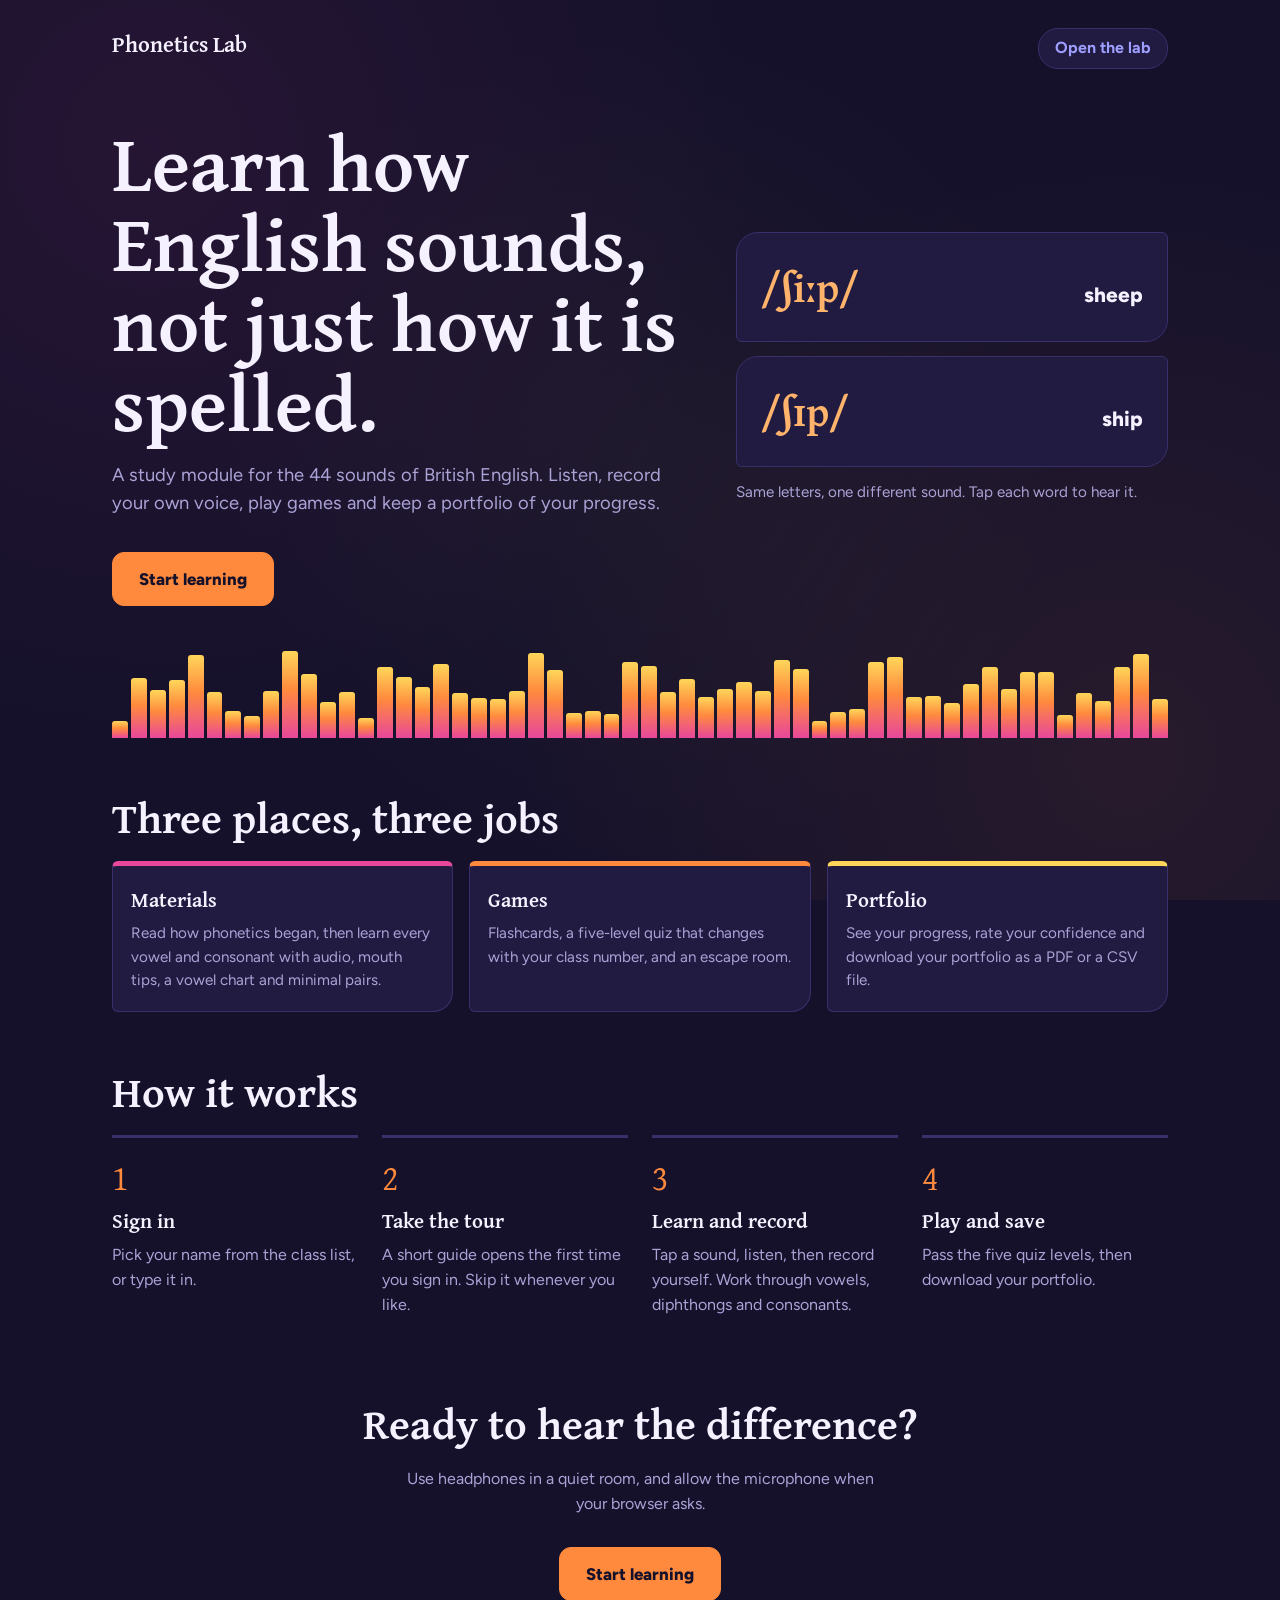
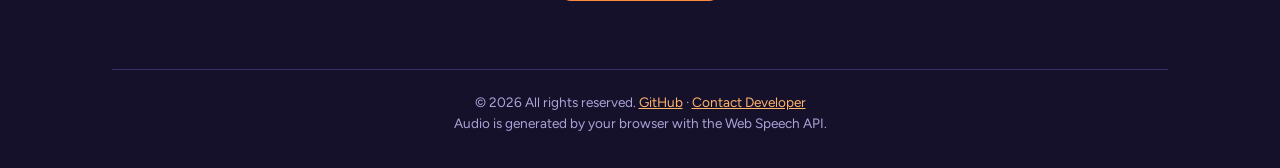
<file: index.html>
<!DOCTYPE html>
<html lang="en">
<head>
<meta charset="UTF-8">
<meta name="viewport" content="width=device-width, initial-scale=1, viewport-fit=cover">
<title>Phonetics Lab: learn how English sounds</title>
<meta name="description" content="An interactive module for the 44 sounds of British English, with audio, recording practice, games and a downloadable portfolio.">
<meta name="theme-color" content="#100C22">
<link rel="icon" href="[data-uri]">
<link rel="stylesheet" href="https://fonts.googleapis.com/css2?family=Figtree:wght@400;600;800&family=Gentium+Plus:wght@400;700&display=swap">
<link rel="stylesheet" href="style.css">
</head>
<body>
<div class="lp">
 <div class="lp-top"><b>Phonetics Lab</b><a class="btn go-app" href="app.html">Open the lab</a></div>
 <section class="lp-hero">
  <div>
   <h1>Learn how English sounds, not just how it is spelled.</h1>
   <p>A study module for the 44 sounds of British English. Listen, record your own voice, play games and keep a portfolio of your progress.</p>
   <a class="btn pri big go-app" href="app.html">Start learning</a>
  </div>
  <div class="duel" aria-label="Hear the difference between two words">
   <button data-w="sheep"><b>/ʃiːp/</b><span>sheep</span></button>
   <button data-w="ship"><b>/ʃɪp/</b><span>ship</span></button>
   <p class="note">Same letters, one different sound. Tap each word to hear it.</p>
  </div>
 </section>
 <div class="sg" id="sg" aria-hidden="true"></div>

 <h2>Three places, three jobs</h2>
 <div class="areas">
  <div class="area"><h3>Materials</h3><p>Read how phonetics began, then learn every vowel and consonant with audio, mouth tips, a vowel chart and minimal pairs.</p></div>
  <div class="area"><h3>Games</h3><p>Flashcards, a five-level quiz that changes with your class number, and an escape room.</p></div>
  <div class="area"><h3>Portfolio</h3><p>See your progress, rate your confidence and download your portfolio as a PDF or a CSV file.</p></div>
 </div>

 <h2>How it works</h2>
 <ol class="how">
  <li><h3>Sign in</h3><p>Pick your name from the class list, or type it in.</p></li>
  <li><h3>Take the tour</h3><p>A short guide opens the first time you sign in. Skip it whenever you like.</p></li>
  <li><h3>Learn and record</h3><p>Tap a sound, listen, then record yourself. Work through vowels, diphthongs and consonants.</p></li>
  <li><h3>Play and save</h3><p>Pass the five quiz levels, then download your portfolio.</p></li>
 </ol>

 <div class="lp-end"><h2>Ready to hear the difference?</h2><p>Use headphones in a quiet room, and allow the microphone when your browser asks.</p><a class="btn pri big go-app" href="app.html">Start learning</a></div>
 <div class="lp-foot">&copy; 2026 All rights reserved. <a href="https://github.com/alfa2112" target="_blank" rel="noopener">GitHub</a> &middot; <a href="mailto:alfarobialfa1@gmail.com">Contact Developer</a><br>Audio is generated by your browser with the Web Speech API.</div>
</div>
<script>
const sg=document.getElementById('sg');
for(let i=0;i<56;i++){const b=document.createElement('i');b.style.setProperty('--h',(18+Math.abs(Math.sin(i*.5)*58+Math.sin(i*1.9)*22))+'%');b.style.setProperty('--i',i);sg.append(b)}
const bs=document.querySelectorAll('.duel button');
let waveInterval=null;
function danceWave(active){
 clearInterval(waveInterval);
 const bars=sg.querySelectorAll('i');
 if(!active){bars.forEach((b,i)=>b.style.setProperty('--h',(18+Math.abs(Math.sin(i*.5)*58+Math.sin(i*1.9)*22))+'%'));return}
 let step=0;
 waveInterval=setInterval(()=>{
  step+=0.25;
  bars.forEach((b,i)=>{
   const h=15+Math.abs(Math.sin(i*0.4+step)*65+Math.cos(i*0.8+step*1.3)*20);
   b.style.setProperty('--h',Math.min(100,Math.max(10,h))+'%');
  });
 },50);
 setTimeout(()=>{clearInterval(waveInterval);danceWave(false)},1400);
}
bs.forEach(b=>b.onclick=()=>{
 bs.forEach(x=>x.classList.toggle('on',x===b));
 danceWave(true);
 if(window.speechSynthesis){speechSynthesis.cancel();const u=new SpeechSynthesisUtterance(b.dataset.w);u.lang='en-GB';speechSynthesis.speak(u)}
});
try{if(localStorage.getItem('user'))document.querySelectorAll('.go-app').forEach(a=>{a.textContent='Continue learning'})}catch(e){}
</script>
</body>
</html>
</file>
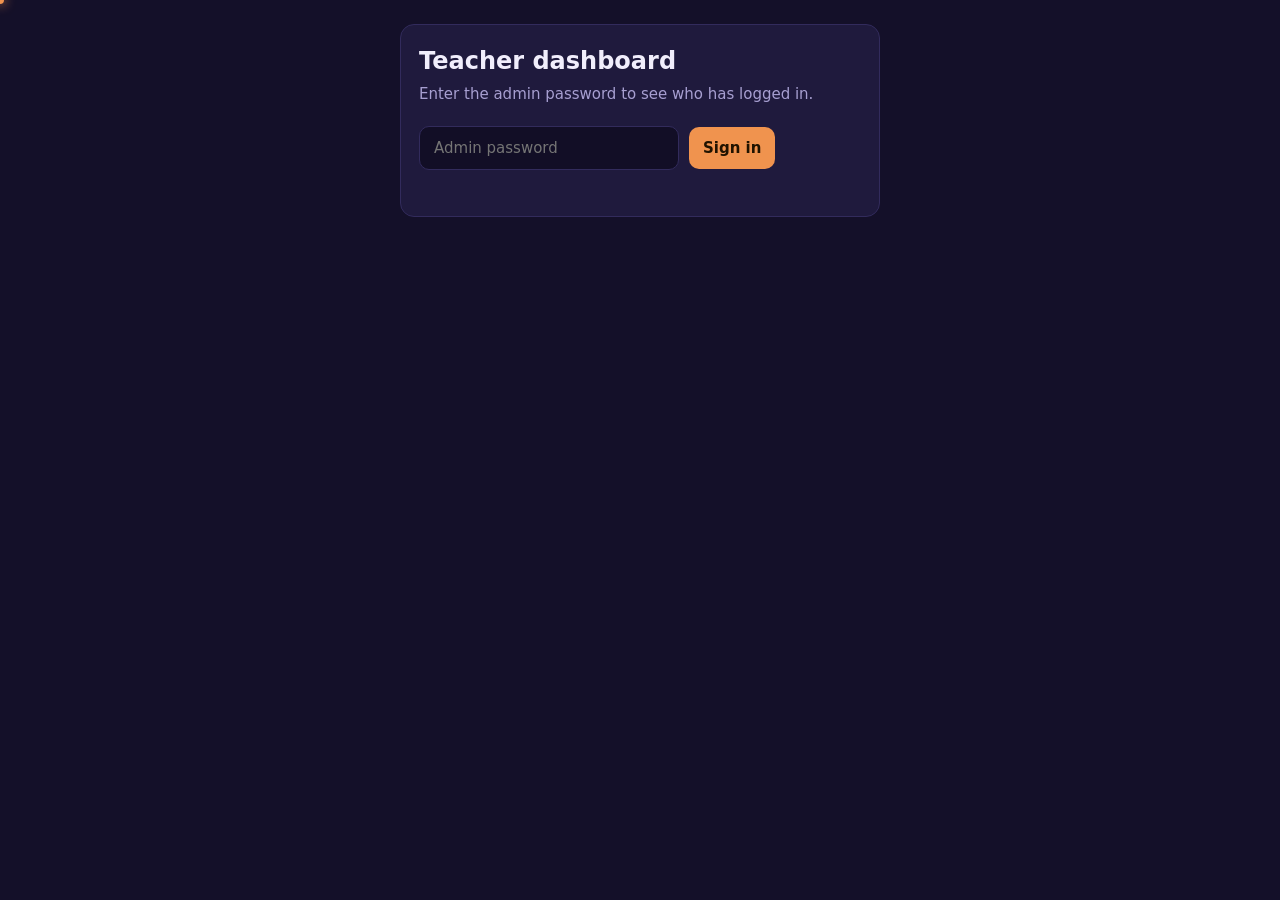
<file: admin.html>
<!DOCTYPE html>
<html lang="en">
<head>
<meta charset="utf-8">
<meta name="viewport" content="width=device-width, initial-scale=1">
<title>Phonetics Lab – Teacher dashboard</title>
<style>
  :root{--bg:#141029;--card:#1f1a3d;--line:#322b5c;--tx:#f1eefc;--mu:#a79fd1;--ac:#f0934e;--ok:#5fd39a;--warn:#f2c14e}
  *{box-sizing:border-box}
  body{margin:0;background:var(--bg);color:var(--tx);font:15px/1.5 system-ui,Segoe UI,Roboto,sans-serif;padding:24px}
  h1{margin:0 0 4px;font-size:1.5rem}
  .sub{color:var(--mu);margin:0 0 20px}
  .card{background:var(--card);border:1px solid var(--line);border-radius:14px;padding:18px;max-width:1100px;margin:0 auto 16px}
  input,button{font:inherit;border-radius:10px;border:1px solid var(--line);padding:10px 14px;transition:all .25s cubic-bezier(.34,1.56,.64,1)}
  input{background:#120e26;color:var(--tx);width:260px;max-width:100%}
  input:hover,input:focus{border-color:var(--ac);box-shadow:0 0 14px rgba(240,147,78,.3);outline:none}
  button{background:var(--ac);color:#201300;border:0;font-weight:700;cursor:pointer}
  button:hover{transform:translateY(-2px) scale(1.03);box-shadow:0 6px 18px rgba(240,147,78,.4)}
  button.ghost{background:transparent;color:var(--tx);border:1px solid var(--line)}
  button.ghost:hover{border-color:var(--ac);color:var(--ac)}
  .row{display:flex;gap:10px;flex-wrap:wrap;align-items:center}
  .err{color:#ff8a8a;margin-top:10px;min-height:1.2em}
  .stats{display:flex;gap:12px;flex-wrap:wrap;margin-bottom:14px}
  .stat{background:#120e26;border:1px solid var(--line);border-radius:12px;padding:10px 16px;transition:all .25s cubic-bezier(.34,1.56,.64,1)}
  .stat:hover{transform:translateY(-3px);border-color:var(--ac);box-shadow:0 8px 18px rgba(0,0,0,.35)}
  .stat b{display:block;font-size:1.4rem}
  .wrap{overflow-x:auto}
  table{border-collapse:collapse;width:100%;min-width:760px}
  th,td{text-align:left;padding:9px 10px;border-bottom:1px solid var(--line);white-space:nowrap}
  th{color:var(--mu);font-weight:600;font-size:.85rem;cursor:pointer;user-select:none}
  .pill{display:inline-flex;align-items:center;padding:3px 10px;border-radius:99px;font-size:.8rem;font-weight:600}
  .p-now{background:#143a2b;color:var(--ok)}
  .p-now::before{content:'';display:inline-block;width:6px;height:6px;border-radius:50%;background:var(--ok);margin-right:6px;animation:livePulse 1.5s ease-in-out infinite}
  @keyframes livePulse{0%,100%{transform:scale(1);box-shadow:0 0 0 0 rgba(95,211,154,.6)}50%{transform:scale(1.25);box-shadow:0 0 0 5px rgba(95,211,154,0)}}
  tbody tr{transition:background-color .2s ease}
  tbody tr:hover{background:rgba(255,255,255,.04)}
  .p-today{background:#3a3214;color:var(--warn)}
  .p-old{background:#2a2550;color:var(--mu)}
  .p-never{background:#2b1f2f;color:#d98aa0}
  .hide{display:none}
  .mu{color:var(--mu)}
  button:disabled{opacity:.75;cursor:wait}
  .spin{display:inline-block;width:13px;height:13px;border:2px solid currentColor;border-right-color:transparent;border-radius:50%;animation:sp .7s linear infinite;vertical-align:-2px;margin-right:8px}
  @keyframes sp{to{transform:rotate(360deg)}}
  .fade{animation:fd .5s ease}
  @keyframes fd{from{opacity:.2;transform:translateY(-3px)}to{opacity:1;transform:none}}
  tr.flash td{animation:fl 2.2s ease-out}
  @keyframes fl{0%{background:rgba(95,211,154,.38)}100%{background:transparent}}
  .pulse{animation:pl .5s ease}
  @keyframes pl{0%{transform:scale(1)}40%{transform:scale(1.07)}100%{transform:scale(1)}}
  @media (hover: hover) and (pointer: fine) {
    .cursor-dot{position:fixed;top:0;left:0;width:8px;height:8px;background:var(--ac);border-radius:50%;pointer-events:none;z-index:99999;transform:translate(-50%,-50%);transition:opacity .25s,transform .12s ease-out;box-shadow:0 0 12px var(--ac)}
    .cursor-ring{position:fixed;top:0;left:0;width:36px;height:36px;border-radius:50%;border:1.5px solid rgba(240,147,78,.7);background:rgba(240,147,78,.05);pointer-events:none;z-index:99998;transform:translate(-50%,-50%);transition:width .28s cubic-bezier(.34,1.56,.64,1),height .28s cubic-bezier(.34,1.56,.64,1),border-color .25s,background .25s,box-shadow .25s,opacity .25s;box-shadow:0 0 16px rgba(240,147,78,.2)}
    .cursor-ring.hovering{width:54px;height:54px;border-color:var(--warn);background:rgba(242,193,78,.16);box-shadow:0 0 24px rgba(242,193,78,.45)}
    .cursor-ring.clicking{width:26px;height:26px;border-color:var(--ok);background:rgba(95,211,154,.3);transform:translate(-50%,-50%) scale(.8)}
    .cursor-sparkle{position:fixed;pointer-events:none;border-radius:50%;z-index:99997;animation:sparkleFade .65s cubic-bezier(.16,1,.3,1) forwards}
    @keyframes sparkleFade{0%{transform:translate(-50%,-50%) scale(1);opacity:.9}100%{transform:translate(-50%,-50%) translateY(-14px) scale(.2);opacity:0}}
  }
  @media (hover: none) or (pointer: coarse){.cursor-dot,.cursor-ring,.cursor-sparkle{display:none!important}}
</style>
</head>
<body>

<div id="loginBox" class="card" style="max-width:480px">
  <h1>Teacher dashboard</h1>
  <p class="sub">Enter the admin password to see who has logged in.</p>
  <div class="row">
    <input id="pw" type="password" placeholder="Admin password" autocomplete="current-password">
    <button id="go">Sign in</button>
  </div>
  <div id="loginErr" class="err"></div>
</div>

<div id="dash" class="hide">
  <div class="card">
    <div class="row" style="justify-content:space-between">
      <div>
        <h1>Class overview</h1>
        <p class="sub" id="updated">Loading…</p>
      </div>
      <div class="row">
        <input id="filter" placeholder="Search name or number">
        <button class="ghost" id="refresh">Refresh</button>
        <button id="csv">Download CSV</button>
        <button class="ghost" id="out">Sign out</button>
      </div>
    </div>
    <div class="stats" id="stats"></div>
    <div class="wrap">
      <table>
        <thead>
          <tr>
            <th data-k="class_no">No.</th>
            <th data-k="name">Name</th>
            <th data-k="last_seen_at">Last seen</th>
            <th data-k="status">Status</th>
            <th data-k="recorded">Recorded</th>
            <th data-k="rated">Rated</th>
            <th data-k="levels_passed">Levels passed</th>
            <th>Best scores L1–L5</th>
          </tr>
        </thead>
        <tbody id="rows"></tbody>
      </table>
    </div>
    <p class="mu" style="margin-bottom:0">"Online" means the student's page checked in within the last 2 minutes. If they close the page or switch to another tab, they show as offline after about 2 minutes. "Last seen" is the last check-in. Times are in your local time zone. The page refreshes by itself every 30 seconds.</p>
  </div>
</div>

<script>
const API_URL = 'https://phonetics-backend-production.up.railway.app'; // no trailing slash
let token = null, data = [], sortKey = 'last_seen_at', sortDir = -1, timer = null;
const $ = id => document.getElementById(id);

function status(s){
  if(!s.last_seen_at) return {k:3, t:'Never logged in', c:'p-never'};
  const secs = (Date.now() - new Date(s.last_seen_at).getTime()) / 1000;
  if(secs <= 150)  return {k:0, t:'Online', c:'p-now'};
  const d = new Date(s.last_seen_at), n = new Date();
  if(d.toDateString() === n.toDateString()) return {k:1, t:'Today', c:'p-today'};
  return {k:2, t:'Earlier', c:'p-old'};
}
function fmt(iso){
  if(!iso) return '—';
  return new Date(iso).toLocaleString([], {day:'2-digit', month:'short', hour:'2-digit', minute:'2-digit'});
}
function esc(s){ return String(s).replace(/[&<>"']/g, c => ({'&':'&amp;','<':'&lt;','>':'&gt;','"':'&quot;',"'":'&#39;'}[c])); }

async function call(path, opts = {}){
  const r = await fetch(API_URL + path, {...opts, headers: {'Content-Type':'application/json', ...(token ? {Authorization:'Bearer ' + token} : {}), ...(opts.headers || {})}});
  return r;
}

async function signIn(){
  $('loginErr').textContent = '';
  try{
    const r = await call('/api/admin/login', {method:'POST', body: JSON.stringify({password: $('pw').value})});
    if(r.status === 401){ $('loginErr').textContent = 'Wrong password.'; return; }
    if(r.status === 429){ $('loginErr').textContent = 'Too many attempts. Wait 15 minutes and try again.'; return; }
    if(!r.ok){ $('loginErr').textContent = 'Server error (' + r.status + ').'; return; }
    token = (await r.json()).token;
    $('pw').value = '';
    $('loginBox').classList.add('hide');
    $('dash').classList.remove('hide');
    await load();
    timer = setInterval(load, 30000);
  }catch(e){
    $('loginErr').textContent = 'Could not reach the server. Check your internet connection.';
  }
}

let prev = null;
const sig = s => [s.last_seen_at, s.recorded, s.rated, s.levels_passed, s.levels.join(',')].join('|');

async function load(){
  const btn = $('refresh');
  btn.disabled = true;
  btn.innerHTML = '<span class="spin"></span>Refreshing…';
  const t0 = Date.now();
  try{
    const r = await call('/api/admin/results');
    if(r.status === 401){ signOut('Session expired. Please sign in again.'); return; }
    if(!r.ok) return;
    data = (await r.json()).students;
    // keep the spinner visible for at least 700 ms so the animation is noticeable
    await new Promise(res => setTimeout(res, Math.max(0, 700 - (Date.now() - t0))));
    const changed = new Set();
    if(prev) data.forEach(s => { if(prev[s.class_no] !== undefined && prev[s.class_no] !== sig(s)) changed.add(s.class_no); });
    prev = Object.fromEntries(data.map(s => [s.class_no, sig(s)]));
    const u = $('updated');
    u.textContent = 'Updated ' + new Date().toLocaleTimeString();
    u.classList.remove('fade'); void u.offsetWidth; u.classList.add('fade');
    render(changed);
    document.querySelectorAll('.stat').forEach(el => { el.classList.remove('pulse'); void el.offsetWidth; el.classList.add('pulse'); });
  }catch(e){
    $('updated').textContent = 'Connection problem. Retrying…';
  }finally{
    btn.disabled = false;
    btn.textContent = 'Refresh';
  }
}

function render(changed = new Set()){
  const q = $('filter').value.trim().toLowerCase();
  let list = data.map(s => ({...s, _st: status(s)}));
  const total = list.length;
  const never = list.filter(s => !s.last_seen_at).length;
  const now = list.filter(s => s._st.k === 0).length;
  const today = list.filter(s => s._st.k <= 1).length;
  $('stats').innerHTML =
    `<div class="stat"><b>${now}</b>online now</div>` +
    `<div class="stat"><b>${today}</b>logged in today</div>` +
    `<div class="stat"><b>${total - never}</b>logged in at least once</div>` +
    `<div class="stat"><b>${never}</b>never logged in</div>` +
    `<div class="stat"><b>${total}</b>students</div>`;
  if(q) list = list.filter(s => String(s.class_no).includes(q) || s.name.toLowerCase().includes(q));
  list.sort((a, b) => {
    let x, y;
    if(sortKey === 'status'){ x = a._st.k; y = b._st.k; }
    else if(sortKey === 'last_seen_at'){ x = a.last_seen_at || ''; y = b.last_seen_at || ''; }
    else { x = a[sortKey]; y = b[sortKey]; }
    return (x > y ? 1 : x < y ? -1 : 0) * sortDir;
  });
  $('rows').innerHTML = list.map(s =>
    `<tr class="${changed.has(s.class_no) ? 'flash' : ''}"><td>${s.class_no}</td><td>${esc(s.name)}</td><td>${fmt(s.last_seen_at)}</td>` +
    `<td><span class="pill ${s._st.c}">${s._st.t}</span></td>` +
    `<td>${s.recorded}</td><td>${s.rated}</td><td>${s.levels_passed}/5</td>` +
    `<td class="mu">${s.levels.map(v => v === null ? '–' : v).join(' · ')}</td></tr>`
  ).join('');
}

async function downloadCsv(){
  const r = await call('/api/admin/results.csv');
  if(!r.ok) return;
  const url = URL.createObjectURL(await r.blob());
  const a = document.createElement('a');
  a.href = url; a.download = 'phonetics-results.csv'; a.click();
  URL.revokeObjectURL(url);
}

function signOut(msg){
  token = null; clearInterval(timer);
  $('dash').classList.add('hide');
  $('loginBox').classList.remove('hide');
  $('loginErr').textContent = msg || '';
}

$('go').onclick = signIn;
$('pw').addEventListener('keydown', e => { if(e.key === 'Enter') signIn(); });
$('refresh').onclick = load;
$('csv').onclick = downloadCsv;
$('out').onclick = () => signOut();
$('filter').addEventListener('input', () => render());
document.querySelectorAll('th[data-k]').forEach(th => th.onclick = () => {
  const k = th.dataset.k;
  sortDir = sortKey === k ? -sortDir : 1; sortKey = k; render();
});

/* interactive acoustic cursor follower */
function initCursor(){
 if(!window.matchMedia||!matchMedia('(hover:hover) and (pointer:fine)').matches)return;
 if(document.querySelector('.cursor-dot'))return;
 const dot=document.createElement('div');dot.className='cursor-dot';
 const ring=document.createElement('div');ring.className='cursor-ring';
 document.body.append(dot,ring);
 let mouseX=-100,mouseY=-100,ringX=-100,ringY=-100,lastSparkle=0;
 window.addEventListener('mousemove',e=>{
  mouseX=e.clientX;mouseY=e.clientY;
  dot.style.left=mouseX+'px';dot.style.top=mouseY+'px';
  dot.style.opacity='1';ring.style.opacity='1';
  const now=performance.now();
  if(now-lastSparkle>65){
   lastSparkle=now;
   const sp=document.createElement('div');sp.className='cursor-sparkle';
   const sz=Math.random()>.5?4:6;
   const col=['#f0934e','#f2c14e','#5fd39a','#a79fd1'][Math.floor(Math.random()*4)];
   sp.style.cssText=`left:${mouseX}px;top:${mouseY}px;width:${sz}px;height:${sz}px;background:${col};box-shadow:0 0 8px ${col};`;
   document.body.appendChild(sp);
   setTimeout(()=>sp.remove(),600);
  }
 });
 document.addEventListener('mouseleave',()=>{dot.style.opacity='0';ring.style.opacity='0'});
 document.addEventListener('mousedown',()=>ring.classList.add('clicking'));
 document.addEventListener('mouseup',()=>ring.classList.remove('clicking'));
 document.addEventListener('mouseover',e=>{
  if(e.target.closest('button,a,input,select,.stat,th,tr'))ring.classList.add('hovering');
 });
 document.addEventListener('mouseout',e=>{
  if(e.target.closest('button,a,input,select,.stat,th,tr'))ring.classList.remove('hovering');
 });
 function render(){
  ringX+=(mouseX-ringX)*.18;ringY+=(mouseY-ringY)*.18;
  ring.style.left=ringX+'px';ring.style.top=ringY+'px';
  requestAnimationFrame(render);
 }
 requestAnimationFrame(render);
}
initCursor();
</script>
</body>
</html>
</file>
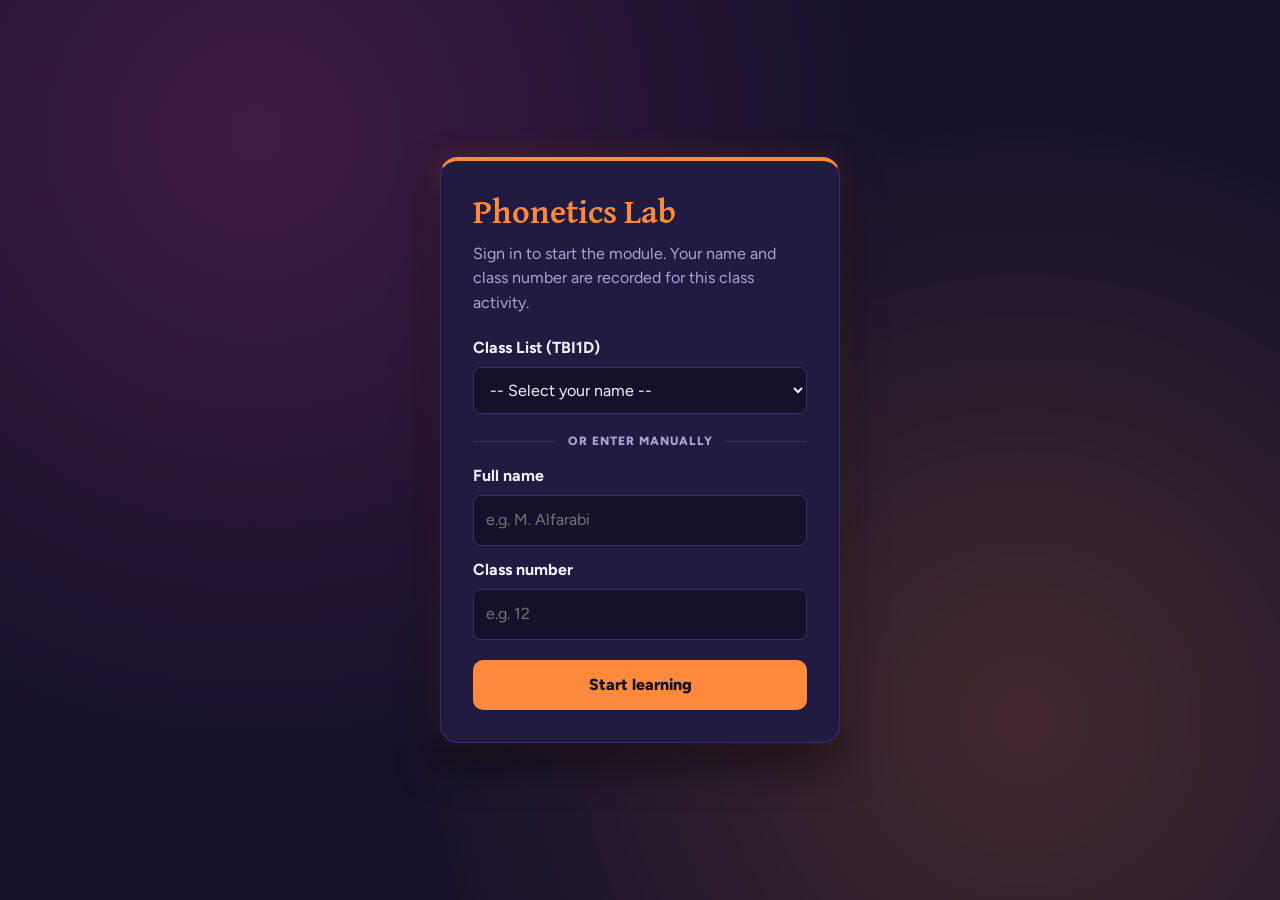
<file: app.html>
<!DOCTYPE html>
<html lang="en">
<head>
<meta charset="UTF-8">
<meta name="viewport" content="width=device-width, initial-scale=1, viewport-fit=cover">
<title>Phonetics Lab: Interactive English IPA Module</title>
<link rel="icon" type="image/png" href="[data-uri]">
<link rel="apple-touch-icon" href="apple-touch-icon.png">
<meta name="theme-color" content="#100C22">
<link rel="stylesheet" href="https://fonts.googleapis.com/css2?family=Figtree:wght@400;600;800&family=Gentium+Plus:wght@400;700&display=swap">
<link rel="stylesheet" href="style.css">
</head>
<body>
<div id="login">
 <div class="lbox">
  <h2>Phonetics Lab</h2><p>Sign in to start the module. Your name and class number are recorded for this class activity.</p>
  <form id="lf">
   <label for="ss">Class List (TBI1D)</label>
   <select id="ss" onchange="if(this.value){document.getElementById('sno').value=this.value; document.getElementById('sn').value=this.options[this.selectedIndex].dataset.name}" style="width:100%;padding:12px;border:1px solid var(--bd);border-radius:8px;font:inherit;background:var(--bg);color:var(--tx);cursor:pointer">
    <option value="" data-name="">-- Select your name --</option>
    <option value="1" data-name="FANIA NADIA PUTRI">1 - FANIA NADIA PUTRI</option>
    <option value="2" data-name="AISYAH ULINNUHA LAILATUL">2 - AISYAH ULINNUHA LAILATUL</option>
    <option value="3" data-name="AILA NABILLA ZUHROH">3 - AILA NABILLA ZUHROH</option>
    <option value="4" data-name="AFIYATIN NAJIBAH">4 - AFIYATIN NAJIBAH</option>
    <option value="5" data-name="BALQIS KHUMAIRO AL KHOIR">5 - BALQIS KHUMAIRO AL KHOIR</option>
    <option value="6" data-name="ADINDA WINDI ASTUTI">6 - ADINDA WINDI ASTUTI</option>
    <option value="7" data-name="FARA DIANA">7 - FARA DIANA</option>
    <option value="8" data-name="AHLA ALIYA'ABDUL ROHMAN">8 - AHLA ALIYA'ABDUL ROHMAN</option>
    <option value="9" data-name="UNTSA FADLILA AYU DIARTY">9 - UNTSA FADLILA AYU DIARTY</option>
    <option value="10" data-name="ANDINI LULUK NUR LAILI">10 - ANDINI LULUK NUR LAILI</option>
    <option value="11" data-name="PRAMESTI DWI AYU SINTA">11 - PRAMESTI DWI AYU SINTA</option>
    <option value="12" data-name="TRI YULI STIORINI">12 - TRI YULI STIORINI</option>
    <option value="13" data-name="SALSABILA ZALFA' BILQIS PUTRI">13 - SALSABILA ZALFA' BILQIS PUTRI</option>
    <option value="14" data-name="PURWADI">14 - PURWADI</option>
    <option value="15" data-name="ZIDA ROBBI MAILAN NUHA">15 - ZIDA ROBBI MAILAN NUHA</option>
    <option value="16" data-name="IMRO'ATUL HIDAYATUN NAZAH">16 - IMRO'ATUL HIDAYATUN NAZAH</option>
    <option value="17" data-name="MOH. ADIT TEGAR PRAYUGO">17 - MOH. ADIT TEGAR PRAYUGO</option>
    <option value="18" data-name="MUH MAFTUHHU AZRIL WAFA">18 - MUH MAFTUHHU AZRIL WAFA</option>
    <option value="19" data-name="M. ALFARABI ASH SHIDDIQY">19 - M. ALFARABI ASH SHIDDIQY</option>
    <option value="20" data-name="NABILAH HUAIDA">20 - NABILAH HUAIDA</option>
    <option value="21" data-name="JIHAN NADYA SHOFWAH">21 - JIHAN NADYA SHOFWAH</option>
    <option value="22" data-name="NAINA RIFA'UL ARDINI">22 - NAINA RIFA'UL ARDINI</option>
    <option value="23" data-name="ZULFA ULIN NUHA">23 - ZULFA ULIN NUHA</option>
    <option value="24" data-name="ZAHROTUS SYITA">24 - ZAHROTUS SYITA</option>
    <option value="25" data-name="MUHAMMAD DIMAS FIRMANSYAH">25 - MUHAMMAD DIMAS FIRMANSYAH</option>
    <option value="26" data-name="FAIRUS">26 - FAIRUS</option>
    <option value="27" data-name="PANJI MUKTI AGUNG WIBOWO">27 - PANJI MUKTI AGUNG WIBOWO</option>
   </select>
   
   <div style="margin: 18px 0 14px; display: flex; align-items: center; text-align: center; color: var(--mu); font-size: 0.75rem; font-weight: 800; letter-spacing: 1px;">
    <div style="flex: 1; height: 1px; background: var(--bd);"></div>
    <span style="padding: 0 12px;">OR ENTER MANUALLY</span>
    <div style="flex: 1; height: 1px; background: var(--bd);"></div>
   </div>

   <label for="sn">Full name</label><input id="sn" required placeholder="e.g. M. Alfarabi" autocomplete="name">
   <label for="sno">Class number</label><input id="sno" type="number" min="1" required placeholder="e.g. 12">
   <button class="go" type="submit">Start learning</button>
  </form>
 </div>
</div>

<div id="app" class="hide">
 <button class="menu-btn" id="menuBtn" aria-label="Show or hide the menu" aria-expanded="true"><svg width="22" height="22" viewBox="0 0 24 24" aria-hidden="true"><path d="M3 6h18M3 12h18M3 18h18" stroke="currentColor" stroke-width="2.2" stroke-linecap="round" fill="none"/></svg></button>
 <header>
  <div class="brand"><div><h1 id="bn"></h1><span id="bno"></span></div></div>
  <div class="prog"><i id="bar"></i></div><div id="ptxt"></div>
  <nav id="nav" aria-label="Main sections"></nav>
  <div class="tools"><button class="adm" onclick="tour(0)">Help</button><button id="adm" class="adm hide" onclick="adminBtn()">Admin</button><button class="adm" onclick="logout()">Log out</button></div>
 </header>
 <main>
  <div id="sub" class="seg" aria-label="Pages in this section"></div>
  <section id="home" class="pg on">
   <div class="hero">
    <div class="sg" id="sg" aria-hidden="true"></div>
    <h2>Welcome, <span id="wn"></span>.</h2>
    <p class="lead">You are in the Phonetics Lab. Here you learn the 44 sounds of British English: hear each one, shape your mouth to match it, and record your own voice. New here? The tour takes about a minute.</p>
    <div class="ctl"><button class="btn pri" onclick="go('learn')">Start with the sounds</button><button class="btn" onclick="tour(0)">Take the tour</button></div>
   </div>
   <div class="box" id="path"></div>
   <div class="areas">
    <button class="area" onclick="go('history')"><h3>Materials</h3><p>The history of phonetics, all 44 sounds, the vowel chart and minimal pairs.</p></button>
    <button class="area" onclick="go('cards')"><h3>Games</h3><p>Flashcards, a five-level quiz and an escape room.</p></button>
    <button class="area" onclick="go('port')"><h3>Portfolio</h3><p>Your progress and self-assessment, ready to print or download.</p></button>
   </div>
   <p class="lead" style="font-size:.9rem">Audio uses your browser's built-in English voice, so it may sound slightly different on each device.</p>
  </section>

  <section id="history" class="pg">
   <h2>History of Phonetics</h2>
   <p class="lead">People have studied speech sounds for more than two thousand years. The IPA symbols on every card in this lab are the result of that long effort to write down how we talk.</p>
   <ol class="tl">
    <li><b>Around the 4th century BCE</b><p>The Sanskrit grammarian Panini describes in detail where and how speech sounds are produced in the mouth. It is one of the earliest systematic accounts of articulation.</p></li>
    <li><b>1569</b><p>The English writer John Hart argues that English spelling no longer matches speech and proposes a spelling that does. Spelling reform becomes a long debate.</p></li>
    <li><b>1867</b><p>Alexander Melville Bell publishes Visible Speech, a set of symbols that draw the position of the lips and tongue for each sound.</p></li>
    <li><b>1877</b><p>Henry Sweet publishes his Handbook of Phonetics and develops Romic, an alphabet of Latin letters for writing speech. It becomes a base for the IPA.</p></li>
    <li><b>1886</b><p>Paul Passy and a group of language teachers in Paris found the association that is later named the International Phonetic Association. They want learners to see pronunciation on paper.</p></li>
    <li><b>1888</b><p>The first International Phonetic Alphabet is published. Its rule is simple: one symbol for each sound, and one sound for each symbol.</p></li>
    <li><b>1917</b><p>Daniel Jones publishes the English Pronouncing Dictionary, which records Received Pronunciation in IPA. His cardinal vowels inspire the vowel chart you will use in this lab.</p></li>
    <li><b>1989 to today</b><p>The association revises the chart at its Kiel convention in 1989 and keeps updating it. Learner dictionaries from Oxford, Cambridge and Longman print IPA beside each word.</p></li>
   </ol>
   <div class="two">
    <div class="box hi"><h3>Why the IPA was created</h3><p>Spelling is a poor guide to sound. The same letters can say different things, and different letters can say the same thing.</p><p class="ex">though /ðəʊ/ &middot; through /θruː/ &middot; tough /tʌf/ &middot; cough /kɒf/</p></div>
    <div class="box hi"><h3>Why it helps you</h3><p>Indonesian spelling is mostly regular, but English is not, so you cannot always guess how a word sounds. IPA removes the guess. It also separates words that look alike.</p><p class="ex">read /riːd/ &middot; read /red/</p></div>
   </div>
   <div class="box"><h3>Which English is this?</h3><p>This lab follows standard British pronunciation, the style recorded by Daniel Jones and used in many learner dictionaries. Your device voice is set to British English when it is available.</p></div>
   <div class="ctl" style="justify-content:flex-start"><button class="btn pri" onclick="go('learn')">Learn the sounds</button></div>
  </section>

  <section id="learn" class="pg">
   <h2>Sounds</h2><p class="lead" id="lm"></p>
   <div class="seg" id="seg"></div><div class="grid" id="grid"></div>
  </section>

  <section id="chart" class="pg">
   <h2>Vowel Chart</h2><p class="lead">The chart shows where your tongue sits for each monophthong. Tap a symbol to hear it.</p>
   <div class="cw"><span class="ax" style="left:0;top:0">Close</span><span class="ax" style="left:0;bottom:0">Open</span>
    <div class="vc" id="vc"><svg viewBox="0 0 100 100" preserveAspectRatio="none" aria-hidden="true"><polygon points="0,0 100,0 100,100 38,100"/></svg></div>
    <div class="ax" style="left:34px;top:-20px">Front</div><div class="ax" style="right:0;top:-20px">Back</div></div>
   <h2 style="margin-top:28px">Diphthongs</h2><p class="lead">Each diphthong glides from one vowel to another.</p>
   <div class="chips" id="dc"></div>
  </section>

  <section id="pairs" class="pg">
   <h2>Minimal Pairs</h2><p class="lead">Words that differ by one sound. Listen to both, then play the game.</p>
   <div class="box"><h3>Listening game</h3>
    <div class="msg" id="pgm"></div><div class="opts" id="pgo"></div>
    <div class="ctl"><button class="btn" onclick="say(PW[PA])">Play again</button><button class="btn pri" id="pgn" onclick="nextPair()">Next</button></div>
    <p class="msg" id="pgs"></p></div>
   <div class="box"><h3>All pairs</h3><div id="pl"></div></div>
  </section>

  <section id="cards" class="pg">
   <h2>Flashcards</h2><p class="lead">Guess the example word, then flip the card.</p>
   <button class="fc" id="fc" onclick="flipC()" aria-label="Flip card"><div><i><b id="fF"></b></i><i id="fB"></i></div></button>
   <p class="msg" id="fn" style="text-align:center"></p>
   <div class="ctl"><button class="btn" onclick="moveC(-1)">Previous</button><button class="btn" onclick="flipC()">Flip</button><button class="btn" onclick="say(deck[di].w)">Listen</button><button class="btn" onclick="moveC(1)">Next</button><button class="btn pri" onclick="deck=shuf(ALL);di=0;fl=0;renderCard()">Shuffle</button></div>
  </section>

  <section id="quiz" class="pg">
   <div id="qIntro">
    <h2>Quiz</h2>
    <p class="lead">Five levels, from easy to hard. Your questions are different from your classmates' because they are built from your class number. Score 7 out of 10 to pass a level. Every retry gives you a new set.</p>
    <div class="lvls" id="lvls"></div>
   </div>
   <div class="box hide" id="qBox">
    <div class="qbar"><i id="qp"></i></div><div id="qn" class="msg"></div>
    <p class="q" id="qt"></p><div id="qa"></div><div class="opts" id="qo"></div>
    <div class="msg" id="qf"></div>
    <div class="ctl" style="justify-content:flex-start"><button class="btn pri hide" id="qx">Next question</button><button class="btn" onclick="showLevels()">Leave quiz</button></div>
   </div>
   <div class="box hide" id="qR">
    <h3>Level result</h3><p id="rn"></p><p class="big" id="rs"></p><p class="msg" id="rm"></p><div id="rw"></div>
    <div class="ctl" style="justify-content:flex-start;margin-top:14px"><button class="btn pri" onclick="startQuiz(ql)">Try this level again</button><button class="btn hide" id="qNext" onclick="startQuiz(ql+1)">Next level</button><button class="btn" onclick="showLevels()">All levels</button></div>
   </div>
  </section>
  
  <section id="escape" class="pg">
   <h2>Escape the Room</h2><p class="lead">You are locked inside the Phonetics Lab. Solve phonetic puzzles to find the 4-digit PIN and unlock the door.</p>
   <div id="escIntro" class="box">
    <p>Explore the objects in the room to find clues.</p>
    <button class="btn pri" style="margin-top:12px" onclick="$('escIntro').classList.add('hide');$('escGame').classList.remove('hide')">Start Game</button>
   </div>
   <div id="escGame" class="hide">
    <div class="esc-room">
     <button class="esc-item" onclick="escTap('door')">🚪 Door</button>
     <button class="esc-item" onclick="escTap('pc')">💻 Computer</button>
     <button class="esc-item" onclick="escTap('safe')">🗄️ Safe</button>
     <button class="esc-item" onclick="escTap('radio')">📻 Radio</button>
     <button class="esc-item" onclick="escTap('poster')">📜 Poster</button>
    </div>
    <div id="escDialog" class="box hide" style="margin-top:20px"></div>
   </div>
  </section>

  <section id="port" class="pg">
   <h2>My Portfolio</h2><p class="lead" id="pi"></p>
   <div class="box"><div id="ps"></div><table id="pt"></table></div>
   <div class="box"><h3>Download</h3>
    <p class="lead">Keep a copy of your progress. The PDF is easy to hand in. The CSV opens in Excel or Google Sheets.</p>
    <div class="ctl" style="justify-content:flex-start"><button class="btn pri" onclick="window.print()">Print or save as PDF</button><button class="btn" onclick="dlCSV()">Download CSV</button></div>
    <p class="msg" style="font-weight:400;color:var(--mu)">Recordings are saved one by one: open a sound card, record, then use Download recording.</p>
   </div>
  </section>
 </main>
 
 <footer style="text-align: center; padding: 30px 16px 20px; color: var(--mu); font-size: 0.85rem; border-top: 1px solid var(--bd); margin-top: 40px; line-height: 1.6;">
  <p>&copy; 2026 All rights reserved.</p>
  
  <div style="display: flex; justify-content: center; gap: 14px; font-size: 0.8rem;">
    <a href="https://github.com/alfa2112" target="_blank" style="color: var(--p2); text-decoration: none;">GitHub</a>
    <span style="color: var(--bd);">|</span>
    <a href="mailto:alfarobialfa1@gmail.com" style="color: var(--p2); text-decoration: none;">Contact Developer</a>
  </div>
  
  <p style="margin-top: 16px; font-size: 0.75rem; opacity: 0.7;">Audio generated dynamically via Web Speech API.<br>Hosted on GitHub Pages.</p>
 </footer>
</div>

<div id="toast" class="toast hide" role="status"></div>
<dialog id="adlg">
 <form id="af">
  <h3>Admin</h3><p style="color:var(--mu);margin:6px 0 12px">Enter the admin password to unlock every section.</p>
  <input id="apw" type="password" autocomplete="off" required placeholder="Password" aria-label="Admin password">
  <div class="msg" id="amsg"></div>
  <div class="ctl"><button class="btn pri" type="submit">Unlock</button><button class="btn" type="button" onclick="$('adlg').close()">Cancel</button></div>
 </form>
</dialog>
<dialog id="dlg">
 <div id="dK"></div><div id="dS"></div>
 <div class="soundwave-viz" id="dlgWave" aria-hidden="true">
   <div class="bar"></div><div class="bar"></div><div class="bar"></div>
   <div class="bar"></div><div class="bar"></div><div class="bar"></div><div class="bar"></div>
 </div>
 <div id="dW"></div><div id="dT" class="ipa"></div>
 <p id="dTip"></p>
 <div class="ctl"><button class="btn pri" id="bN" onclick="playD(.9)">Normal</button><button class="btn" id="bS" onclick="playD(.5)">Slow</button><button class="btn" id="rb" onclick="rec(this)">Record yourself</button></div>
 <div class="msg" id="rm2"></div><audio id="ra" controls class="hide"></audio>
 <a id="rd" class="btn hide" download>Download recording</a>
 <p id="dlgRateHint" style="font-size:.85rem; color:var(--p2); margin: 16px 0 6px"></p>
 <div class="rt" id="rt"><button data-v="1">Need practice</button><button data-v="2">Getting there</button><button data-v="3">Confident</button></div>
 <button class="btn" onclick="dlg.close()">Close</button>
</dialog>

<dialog id="tut" aria-labelledby="tT">
 <div id="tG" aria-hidden="true"></div><div id="tS"></div>
 <h3 id="tT" style="margin-top:8px"></h3><p id="tP"></p>
 <div class="ctl"><button class="btn" id="tB">Back</button><button class="btn pri" id="tN">Next</button></div>
 <button class="skip" id="tK" onclick="$('tut').close()">Skip tour</button>
</dialog>

<script src="script.js"></script>
</body>
</html>
</file>
<file: style.css>
:root{color-scheme:dark;--bg:#15112B;--nav:#100C22;--p:#FF8A3D;--ph:#F0701F;--p2:#FFB36B;--on:#15112B;--cd:#211B42;--bd:#392F6B;--tx:#F5F1FF;--mu:#ABA3D6;--hl:rgba(255,138,61,.14);--ok:#5EE0A0;--no:#FF7A8A;
padding-top:env(safe-area-inset-top,0px);padding-bottom:env(safe-area-inset-bottom,0px)}
html{scroll-padding-top:env(safe-area-inset-top,0px)}
*{box-sizing:border-box;margin:0;padding:0}
body{background:radial-gradient(circle at 12% 16%,rgba(232,71,155,.08),transparent 45%),radial-gradient(circle at 88% 84%,rgba(255,138,61,.08),transparent 45%),radial-gradient(circle at 50% 50%,rgba(255,214,90,.04),transparent 55%),var(--bg);background-attachment:fixed;color:var(--tx);font-family:Figtree,'Segoe UI',system-ui,sans-serif;line-height:1.55;min-height:100vh}
button{font:inherit;color:inherit;cursor:pointer}
button:focus-visible,input:focus-visible{outline:3px solid var(--p2);outline-offset:2px}
.hide{display:none!important}
.ipa,.card b,.dot,.fc b,#dS{font-family:'Gentium Plus','Noto Serif','Charis SIL','Gentium Plus','Times New Roman',serif}
/* login */
#login{min-height:100vh;display:grid;place-items:center;padding:20px;background:radial-gradient(circle at 20% 15%,rgba(232,71,155,.2),transparent 50%),radial-gradient(circle at 80% 80%,rgba(255,138,61,.2),transparent 50%),var(--bg)}
.lbox{background:var(--cd);border-radius:16px;padding:32px;width:100%;max-width:400px;box-shadow:0 12px 30px rgba(0,0,0,.4);border:1px solid var(--bd)}
.lbox h2{font-size:1.7rem;color:var(--p)}.lbox p{color:var(--mu);margin:4px 0 20px}
.lbox label{display:block;font-weight:700;margin:12px 0 6px}
.lbox input{width:100%;padding:12px;border:1px solid var(--bd);border-radius:8px;font:inherit;background:var(--bg);color:var(--tx)}
.go{width:100%;margin-top:20px;padding:13px;border:0;border-radius:10px;background:var(--p);color:var(--on);font-weight:800}
/* header */
header{background:var(--nav);color:var(--tx);border-bottom:1px solid var(--bd);padding:16px 12px 14px;text-align:center}
h1{font-size:1.5rem}
.prog{height:8px;background:var(--bd);border-radius:8px;max-width:360px;margin:10px auto 4px;overflow:hidden}
#bar{display:block;height:100%;width:0;background:var(--p2);transition:width .4s}
#ptxt{font-size:.85rem;opacity:.9}
main{max-width:920px;margin:0 auto;padding:24px 16px 48px}
.pg{display:none}.pg.on{display:block}
h2{color:var(--p);margin-bottom:8px}
.lead{color:var(--mu);margin-bottom:20px;max-width:64ch}
/* tiles + cards */
.tiles{display:grid;grid-template-columns:repeat(auto-fit,minmax(190px,1fr));gap:14px;margin-top:20px}
.tile{text-align:left;background:var(--cd);border:1px solid var(--bd);border-radius:12px;padding:16px}
.tile b{display:block;color:var(--p)}.tile span{color:var(--mu);font-size:.92rem}
.seg{display:flex;gap:8px;flex-wrap:wrap;margin-bottom:18px}
.btn,.seg button{position:relative;overflow:hidden;background:var(--cd);border:1px solid var(--bd);border-radius:20px;padding:7px 16px;font-weight:700;transition:all .25s cubic-bezier(.34,1.56,.64,1)}
.btn:hover,.seg button:hover:not(:disabled){transform:translateY(-3px) scale(1.03);border-color:var(--p2);box-shadow:0 8px 22px -2px rgba(255,138,61,.35)}
.btn.pri{background:var(--p);color:var(--on);border-color:var(--p)}
.btn.pri:hover{background:var(--ph);border-color:var(--ph);transform:translateY(-3px) scale(1.04);box-shadow:0 8px 24px -2px rgba(255,138,61,.5),0 0 16px rgba(255,138,61,.3)}
.grid{display:grid;grid-template-columns:repeat(auto-fill,minmax(130px,1fr));gap:12px}
.card{background:var(--cd);border:2px solid var(--bd);border-radius:12px;padding:16px 8px;text-align:center}
.card:hover{border-color:var(--p2);transform:translateY(-3px)}
.card.seen{background:var(--hl)}
.card b{display:block;font-size:2.2rem;color:var(--p2)}.card span{color:var(--mu)}
/* chart */
.cw{position:relative;max-width:560px;margin:10px auto 16px;padding:0 0 0 34px}
.vc{position:relative;height:380px}.vc svg{position:absolute;inset:0;width:100%;height:100%}.vc polygon{fill:var(--hl);stroke:var(--p2);stroke-width:2;vector-effect:non-scaling-stroke}
.cw .ax{position:absolute;font-size:.8rem;color:var(--mu);font-weight:700}
.dot{position:absolute;transform:translate(-50%,-50%);width:54px;height:54px;border-radius:50%;border:2px solid var(--p);background:var(--cd);color:var(--p);font-size:1.15rem;font-weight:700}
.dot:hover{background:var(--p);color:var(--on)}
@media(max-width:480px){.dot{width:44px;height:44px;font-size:.95rem}.vc{height:340px}}
.chips{display:flex;gap:8px;flex-wrap:wrap;justify-content:center}
.chips button{background:var(--cd);border:1px solid var(--bd);border-radius:10px;padding:8px 12px;text-align:left}
.chips b{font-family:'Gentium Plus','Noto Serif',serif;color:var(--p)}.chips small{display:block;color:var(--mu)}
/* practice */
.box{background:var(--cd);border:1px solid var(--bd);border-radius:14px;padding:20px;margin-bottom:20px}
.opts{display:grid;grid-template-columns:repeat(auto-fit,minmax(180px,1fr));gap:10px;margin:14px 0}
.opt{background:var(--bg);border:2px solid var(--bd);border-radius:10px;padding:12px;font-weight:700}
.opt:hover:not(:disabled){border-color:var(--p)}
.opt small{display:block;font-weight:400;color:var(--mu)}
.opt.ok{border-color:var(--ok);background:var(--hl)}.opt.no{border-color:var(--no)}
.msg{min-height:1.6em;font-weight:700;margin:6px 0}
.pr{display:flex;gap:10px;align-items:center;justify-content:center;flex-wrap:wrap;padding:8px 0;border-bottom:1px solid var(--bd)}
.pr span{font-family:'Gentium Plus','Noto Serif',serif;color:var(--p);min-width:110px;text-align:center}
/* flashcards */
.fc{max-width:340px;height:220px;margin:0 auto 16px;perspective:900px;display:block;width:100%;background:none;border:0}
.fc>div{position:relative;width:100%;height:100%;transition:transform .5s;transform-style:preserve-3d}
.fc.flip>div{transform:rotateY(180deg)}
.fc i{position:absolute;inset:0;display:flex;flex-direction:column;justify-content:center;align-items:center;gap:6px;padding:16px;background:var(--cd);border:2px solid var(--p2);border-radius:16px;backface-visibility:hidden;font-style:normal}
.fc i+i{transform:rotateY(180deg)}
.fc b{font-size:4rem;color:var(--p2)}.fc small{color:var(--mu)}
.ctl{display:flex;gap:8px;justify-content:center;flex-wrap:wrap}
/* dialog */
dialog{border:0;border-radius:16px;padding:24px;max-width:420px;width:calc(100% - 32px);margin:auto;background:var(--cd);color:var(--tx);text-align:center}
dialog::backdrop{background:rgba(10,12,30,.6)}
#dS{font-size:4rem;color:var(--p2);line-height:1.1}
#dK{color:var(--mu);font-size:.9rem}
#dW{font-size:1.4rem;font-weight:800}
#dTip{margin:10px 0;color:var(--mu)}
.rt{display:flex;gap:6px;justify-content:center;flex-wrap:wrap;margin:10px 0}
.rt button{border:2px solid var(--bd);background:var(--bg);border-radius:20px;padding:5px 10px;font-size:.85rem}
.rt button.on{border-color:var(--p);background:var(--hl);font-weight:800}
audio{width:100%;margin-top:8px}
/* quiz + portfolio */
.qbar{height:6px;background:var(--bd);border-radius:6px;overflow:hidden;margin-bottom:12px}
.qbar i{display:block;height:100%;background:var(--p);width:0}
.q{font-size:1.2rem;font-weight:800}
table{width:100%;border-collapse:collapse;margin-top:12px}
td,th{padding:8px;border-bottom:1px solid var(--bd);text-align:left}
td:first-child{font-family:'Gentium Plus','Noto Serif',serif;color:var(--p);font-weight:700}
.big{font-size:2rem;font-weight:800;color:var(--p)}
@media(prefers-reduced-motion:reduce){*{transition:none!important}}
@media print{header nav,.btn,.ctl{display:none}}
.go:hover,.btn.pri:hover,.seg button.on:hover{background:var(--ph);border-color:var(--ph)}
.btn:hover{border-color:var(--p)}
.btn:active{transform:scale(.97)}
a.btn{display:inline-block;text-decoration:none;margin-top:8px}
.step{display:flex;justify-content:space-between;gap:6px 16px;flex-wrap:wrap;padding:10px 0;border-bottom:1px solid var(--bd)}
.step span:last-child{color:var(--mu)}
.card small{display:block;color:var(--p2);font-size:.8rem;margin-top:2px}
.seg button:disabled,nav button:disabled{opacity:.5;cursor:not-allowed}
nav button:disabled:hover{background:transparent;color:inherit;border-color:currentColor}
.toast{position:fixed;left:50%;bottom:calc(24px + env(safe-area-inset-bottom,0px));transform:translateX(-50%);background:var(--cd);border:1px solid var(--p);color:var(--tx);padding:10px 18px;border-radius:12px;z-index:10;max-width:90%;text-align:center}
/* escape room */
.esc-room{display:grid;grid-template-columns:repeat(auto-fit,minmax(100px,1fr));gap:12px;margin-top:16px}
.esc-item{background:var(--cd);border:2px solid var(--bd);border-radius:12px;padding:24px 10px;text-align:center;font-size:1.1rem;font-weight:700}
.esc-item:hover{border-color:var(--p);background:var(--hl);transform:translateY(-3px)}
/* admin */
header{position:relative}
.adm{position:absolute;top:12px;right:12px;background:transparent;border:1px solid var(--bd);color:var(--mu);border-radius:16px;padding:4px 12px;font-size:.8rem;font-weight:700}
.adm:hover,.adm.on{border-color:var(--p);color:var(--p2)}
#apw{width:100%;padding:12px;border:1px solid var(--bd);border-radius:8px;font:inherit;background:var(--bg);color:var(--tx)}
#adlg .ctl{margin-top:10px}
/* mobile & responsive */
body{padding-left:env(safe-area-inset-left,0px);padding-right:env(safe-area-inset-right,0px);-webkit-text-size-adjust:100%}
#login{min-height:100dvh}
dialog{max-height:calc(100dvh - 32px);overflow:auto}
.tiles{grid-template-columns:repeat(auto-fit,minmax(150px,1fr))}
button,.btn,.card,.opt,.tile,.esc-item,.dot{-webkit-tap-highlight-color:transparent;touch-action:manipulation}
@media(max-width:600px){
 header{padding-top:max(12px,env(safe-area-inset-top,12px))}
 h1{font-size:1.2rem}
 main{padding:14px 10px 40px}
 .btn,.seg button,nav button,.opt{min-height:46px}
 .grid{grid-template-columns:repeat(3,1fr);gap:8px}
 .card{padding:14px 4px;border-radius:14px}.card b{font-size:1.7rem}.card span{font-size:.9rem}
 .cw{padding-left:24px}
 .box{padding:16px 14px;border-radius:14px}
 .fc{height:210px}
 table{font-size:.88rem}
 .opts{grid-template-columns:1fr;gap:8px}
 .opt{min-height:48px;font-size:1.05rem}
 .esc-room{grid-template-columns:repeat(2,1fr);gap:8px}
 .esc-item{padding:16px 8px;font-size:1rem}
 .port-grid{grid-template-columns:1fr;gap:10px}
 /* Bottom Sheet Modal on Mobile */
 dialog{position:fixed;inset:auto 0 0 0!important;width:100%!important;max-width:100%!important;max-height:86dvh;border-radius:24px 24px 0 0!important;margin:0!important;padding:20px 18px calc(24px + env(safe-area-inset-bottom,0px))!important;animation:sheetUp .36s cubic-bezier(.34,1.56,.64,1)!important;box-shadow:0 -12px 40px rgba(0,0,0,.65)!important;overflow-y:auto}
 dialog::before{content:'';display:block;width:42px;height:4px;border-radius:4px;background:var(--bd);margin:0 auto 16px}
 @keyframes sheetUp{from{transform:translateY(100%)}to{transform:translateY(0)}}
}
/* motion & micro-interactions */
html{scroll-behavior:smooth}
button,.card,.tile,.dot,.opt{transition:background-color .25s,border-color .25s,color .25s,transform .25s cubic-bezier(.34,1.56,.64,1),box-shadow .25s,opacity .25s}
.card{position:relative;overflow:hidden;border:1.5px solid var(--bd);border-radius:14px;box-shadow:0 4px 14px rgba(0,0,0,.25)}
.card::before{content:'';position:absolute;top:0;left:-100%;width:100%;height:100%;background:linear-gradient(90deg,transparent,rgba(255,255,255,.07),transparent);transition:left .6s ease;pointer-events:none}
.card:hover{transform:translateY(-5px) scale(1.02);border-color:var(--p2);box-shadow:0 12px 28px -4px rgba(0,0,0,.45),0 0 20px rgba(255,138,61,.22)}
.card:hover::before{left:100%}
.tile:hover{transform:translateY(-4px);box-shadow:0 10px 24px rgba(0,0,0,.35);border-color:var(--p)}
.card.seen{background:var(--hl);border-color:rgba(94,224,160,.4)}
.card.seen small{display:inline-flex;align-items:center;gap:3px;color:var(--ok);font-weight:700;animation:checkPop .4s cubic-bezier(.34,1.56,.64,1)}
.btn:active,.card:active,.opt:active,.tile:active,nav button:active,.seg button:active,.go:active{transform:scale(.94)}
.pg.on{animation:pgIn .45s cubic-bezier(.16,1,.3,1) backwards}
.lbox{animation:pop .6s cubic-bezier(.34,1.56,.64,1) backwards;box-shadow:0 20px 40px rgba(0,0,0,.5),0 0 30px rgba(255,138,61,.15);backdrop-filter:blur(12px)}
.tiles .tile{animation:pop .5s cubic-bezier(.34,1.56,.64,1) backwards}
.tile:nth-child(2){animation-delay:.05s}.tile:nth-child(3){animation-delay:.1s}.tile:nth-child(4){animation-delay:.15s}.tile:nth-child(5){animation-delay:.2s}.tile:nth-child(6){animation-delay:.25s}
.grid.anim .card{animation:pop .45s cubic-bezier(.34,1.56,.64,1) backwards;animation-delay:calc(var(--i,0)*35ms)}
.card.just{animation:glow 1.1s cubic-bezier(.2,.8,.2,1)}
.opts .opt{position:relative;overflow:hidden;animation:pop .35s cubic-bezier(.34,1.56,.64,1) backwards;animation-delay:calc(var(--i,0)*50ms)}
.opts .opt:hover:not(:disabled){border-color:var(--p2);transform:translateY(-3px) scale(1.02);box-shadow:0 8px 20px rgba(0,0,0,.3)}
.opt.ok{border-color:var(--ok)!important;background:rgba(94,224,160,.2)!important;animation:correctBounce .5s cubic-bezier(.34,1.56,.64,1)!important;box-shadow:0 0 22px rgba(94,224,160,.38)!important}
.opt.no{border-color:var(--no)!important;background:rgba(255,122,138,.2)!important;animation:wrongShake .5s cubic-bezier(.36,.07,.19,.97)!important}
.dot{animation:popc .5s cubic-bezier(.34,1.56,.64,1.2) backwards;animation-delay:calc(var(--i,0)*45ms);box-shadow:0 4px 12px rgba(0,0,0,.3)}
.dot:hover{transform:translate(-50%,-50%) scale(1.18);box-shadow:0 0 20px rgba(255,138,61,.5);border-color:var(--lem);color:var(--lem)}
.vc polygon{animation:fade .8s ease backwards}
#bar{position:relative;overflow:hidden;transition:width .8s cubic-bezier(.22,1,.36,1)}
#bar::after,.qbar i::after{content:'';position:absolute;top:0;left:-100%;width:100%;height:100%;background:linear-gradient(90deg,transparent,rgba(255,255,255,.45),transparent);animation:barShimmer 2.4s infinite}
.qbar i{position:relative;overflow:hidden;transition:width .45s cubic-bezier(.22,1,.36,1)}
.fc>div{transition:transform .65s cubic-bezier(.34,1.56,.64,1)}
.fc.flip>div{transform:rotateY(180deg) scale(1.03)}
.fc.slide-left{animation:fcSlideLeft .35s cubic-bezier(.2,.8,.2,1)}
.fc.slide-right{animation:fcSlideRight .35s cubic-bezier(.2,.8,.2,1)}
dialog[open]{animation:dIn .35s cubic-bezier(.34,1.56,.64,1);box-shadow:0 24px 50px rgba(0,0,0,.6),0 0 40px rgba(255,138,61,.18);backdrop-filter:blur(16px)}
dialog[open]::backdrop{animation:fade .3s ease;backdrop-filter:blur(4px);background:rgba(8,6,18,.7)}
.toast{animation:toastIn .4s cubic-bezier(.34,1.56,.64,1);box-shadow:0 12px 28px rgba(0,0,0,.5),0 0 20px rgba(255,138,61,.3)}
#dS{display:inline-block;transition:transform .3s cubic-bezier(.34,1.56,.64,1),text-shadow .3s}
#dS.sp{animation:acousticEcho .55s cubic-bezier(.175,.885,.32,1.275)}
.soundwave-viz{display:flex;align-items:center;justify-content:center;gap:4px;height:30px;margin:12px auto 6px}
.soundwave-viz .bar{width:4px;height:6px;border-radius:4px;background:linear-gradient(to top,var(--mag),var(--p),var(--lem));transition:height .15s ease}
.soundwave-viz.playing .bar{animation:barDance .75s ease-in-out infinite alternate}
.soundwave-viz.playing .bar:nth-child(1){animation-delay:.1s}
.soundwave-viz.playing .bar:nth-child(2){animation-delay:.35s}
.soundwave-viz.playing .bar:nth-child(3){animation-delay:.05s}
.soundwave-viz.playing .bar:nth-child(4){animation-delay:.25s}
.soundwave-viz.playing .bar:nth-child(5){animation-delay:.42s}
.soundwave-viz.playing .bar:nth-child(6){animation-delay:.15s}
.soundwave-viz.playing .bar:nth-child(7){animation-delay:.3s}
.seg button.unl{animation:unlock 1.2s ease-out}
.recing{position:relative;border-color:var(--no)!important;color:#fff!important;background:rgba(255,122,138,.2)!important;animation:rp 1.1s ease-in-out infinite}
.recing::after{content:'';position:absolute;inset:-6px;border-radius:inherit;border:2px solid var(--no);animation:radarRipple 1.4s cubic-bezier(0,.2,.8,1) infinite;pointer-events:none}
.burst{position:fixed;inset:0;pointer-events:none;z-index:100;overflow:hidden}
.burst i{position:absolute;top:55%;border-radius:2px;animation:burstPhysics 1.8s cubic-bezier(.22,.8,.36,1) forwards}
.streak-banner{display:inline-flex;align-items:center;gap:6px;padding:4px 14px;border-radius:20px;background:linear-gradient(135deg,rgba(255,138,61,.25),rgba(232,71,155,.25));border:1px solid var(--p);color:var(--lem);font-weight:800;font-size:.85rem;animation:streakPop .4s cubic-bezier(.34,1.56,.64,1);margin-top:6px}
.rt button{transition:all .25s cubic-bezier(.34,1.56,.64,1)}
.rt button:hover{transform:translateY(-2px);border-color:var(--p2)}
.rt button.on{transform:scale(1.06);box-shadow:0 4px 14px rgba(255,138,61,.35)}
.rt button[data-v="1"].on{border-color:#ff9f7a;background:rgba(255,159,122,.2);color:#ffb799}
.rt button[data-v="2"].on{border-color:var(--lem);background:rgba(255,214,90,.2);color:var(--lem)}
.rt button[data-v="3"].on{border-color:var(--ok);background:rgba(94,224,160,.2);color:var(--ok)}
.esc-item{position:relative;overflow:hidden;transition:transform .25s cubic-bezier(.34,1.56,.64,1),border-color .25s,box-shadow .25s}
.esc-item:hover{border-color:var(--p2);transform:translateY(-5px) scale(1.03);box-shadow:0 12px 28px rgba(0,0,0,.45),0 0 18px rgba(232,71,155,.25)}
@keyframes pgIn{from{opacity:0;transform:translateY(14px) scale(.99)}}
@keyframes pop{from{opacity:0;transform:translateY(16px) scale(.92)}}
@keyframes popc{from{opacity:0;transform:translate(-50%,-50%) scale(.2)}}
@keyframes dIn{from{opacity:0;transform:translateY(24px) scale(.92)}}
@keyframes fade{from{opacity:0}}
@keyframes toastIn{from{opacity:0;transform:translate(-50%,20px) scale(.9)}}
@keyframes pulse{50%{transform:scale(1.06)}}
@keyframes wrongShake{0%,100%{transform:translateX(0)}20%{transform:translateX(-8px)}40%{transform:translateX(8px)}60%{transform:translateX(-5px)}80%{transform:translateX(4px)}}
@keyframes correctBounce{0%{transform:scale(1)}40%{transform:scale(1.08)}70%{transform:scale(.97)}100%{transform:scale(1)}}
@keyframes glow{0%{box-shadow:0 0 0 0 rgba(255,179,107,.8);transform:scale(1.08)}100%{box-shadow:0 0 0 22px rgba(255,179,107,0);transform:none}}
@keyframes unlock{0%{box-shadow:0 0 0 0 rgba(255,179,107,.85);transform:scale(.88)}40%{transform:scale(1.1)}100%{box-shadow:0 0 0 20px rgba(255,179,107,0);transform:none}}
@keyframes acousticEcho{0%{transform:scale(1)}35%{transform:scale(1.18);text-shadow:0 0 24px var(--p2)}70%{transform:scale(.96)}100%{transform:scale(1)}}
@keyframes rp{0%,100%{box-shadow:0 0 0 0 rgba(255,122,138,.65)}50%{box-shadow:0 0 0 14px rgba(255,122,138,0)}}
@keyframes radarRipple{0%{transform:scale(1);opacity:.9}100%{transform:scale(1.4);opacity:0}}
@keyframes burstPhysics{0%{opacity:1;transform:translate(0,0) scale(1) rotate(0deg)}30%{transform:translate(var(--x),var(--y)) scale(1.25) rotate(calc(var(--r)*.4))}100%{opacity:0;transform:translate(calc(var(--x)*1.35),calc(var(--y)+75vh)) scale(.5) rotate(var(--r))}}
@keyframes barDance{0%{height:5px}100%{height:26px}}
@keyframes barShimmer{0%{left:-100%}100%{left:200%}}
@keyframes checkPop{0%{transform:scale(0)}60%{transform:scale(1.3)}100%{transform:scale(1)}}
@keyframes fcSlideLeft{from{opacity:0;transform:translateX(35px) scale(.95)}to{opacity:1;transform:none}}
@keyframes fcSlideRight{from{opacity:0;transform:translateX(-35px) scale(.95)}to{opacity:1;transform:none}}
@keyframes streakPop{0%{transform:scale(0)}70%{transform:scale(1.15)}100%{transform:scale(1)}}
@media(prefers-reduced-motion:reduce){*,*::before,*::after{animation:none!important;transition:none!important;scroll-behavior:auto!important}}

/* Navbar Grouping */
nav { display: flex; overflow-x: auto; gap: 8px; padding: 0 12px 10px; align-items: center; justify-content: flex-start; scrollbar-width: none; margin-top: 12px; }
nav::-webkit-scrollbar { display: none; }
nav button { background: transparent; border: 2px solid currentColor; border-radius: 20px; padding: 6px 14px; font-weight: 700; white-space: nowrap; }
nav button.on, nav button:hover { background: var(--p); border-color: var(--p); color: var(--on); }
.nav-grp { display: flex; align-items: center; gap: 6px; flex-shrink: 0; }
.nav-grp + .nav-grp::before { content: ""; width: 2px; height: 18px; background: var(--bd); margin: 0 4px; border-radius: 2px; }
.nav-lbl { font-size: .75rem; text-transform: uppercase; letter-spacing: 1px; color: var(--mu); font-weight: 800; white-space: nowrap; margin-right: 4px; }

/* Portfolio Dashboard */
.port-grid { display: grid; grid-template-columns: repeat(auto-fit, minmax(180px, 1fr)); gap: 14px; margin-bottom: 24px; }
.port-card { background: var(--bg); border: 1px solid var(--bd); border-radius: 12px; padding: 18px 12px; text-align: center; display: flex; flex-direction: column; justify-content: center; }
.port-card h3 { color: var(--mu); font-size: .85rem; text-transform: uppercase; letter-spacing: 1px; margin-bottom: 8px; }
.port-card .big { font-size: 2rem; font-weight: 800; color: var(--p2); line-height: 1.1; margin-bottom: 4px; }
.port-card .msg { font-size: .8rem; color: var(--mu); margin: 0; min-height: 0; }
/* ===== Redesign: indigo night, spectrogram accents ===== */
:root{--mag:#E8479B;--lem:#FFD65A;--serif:'Gentium Plus','Noto Serif','Charis SIL',serif}
h1,h2,h3{font-family:var(--serif)}
h2{font-size:clamp(1.9rem,4vw,2.7rem);line-height:1.1;color:var(--tx);margin-bottom:12px}
h3{font-size:1.3rem;margin-bottom:6px}
.btn.big{padding:13px 26px;font-size:1.05rem;border-radius:12px}
.lbox{border-top:4px solid var(--p);border-radius:18px}
.lbox h2{font-size:2.1rem}
/* app shell */
#app{display:grid;grid-template-columns:264px 1fr;grid-template-areas:"side main" "side foot";min-height:100dvh;align-items:start}
#app>header{grid-area:side;position:sticky;top:0;height:100dvh;display:flex;flex-direction:column;gap:14px;text-align:left;padding:26px 18px 20px;background:var(--nav);border:0;border-right:1px solid var(--bd)}
#app>main{grid-area:main;width:100%;max-width:980px;margin:0 auto;padding:28px 36px 48px}
#app>footer{grid-area:foot;width:100%}
.brand{display:flex;align-items:center;gap:10px}
.mark{font-family:var(--serif);font-size:1.1rem;font-weight:700;padding:8px 10px;border-radius:12px 4px 12px 4px;background:linear-gradient(135deg,var(--mag),var(--p),var(--lem));color:var(--on)}
#app h1{font-size:1.35rem;line-height:1.1}
#app>header .prog{margin:0;max-width:none}
#bar{background:linear-gradient(90deg,var(--mag),var(--p),var(--lem))}
#nav{display:flex;flex-direction:column;gap:4px;margin:10px 0 0;padding:0;overflow:visible}
#nav button{text-align:left;border:0;border-left:3px solid transparent;border-radius:0 12px 12px 0;padding:12px 14px;background:transparent;color:var(--mu);font-weight:700;font-size:1rem;transition:all .25s cubic-bezier(.34,1.56,.64,1)}
#nav button:hover{background:var(--cd);color:var(--tx);transform:translateX(6px);border-left-color:var(--p2);box-shadow:-2px 0 14px rgba(255,138,61,.3)}
#nav button.on{background:var(--hl);border-left-color:var(--p);color:var(--tx)}
#nav button.lk::after,#sub button.lk::after{content:"\1F512";font-size:.8em;margin-left:6px}
.tools{margin-top:auto;display:flex;gap:6px;flex-wrap:wrap}
#app .adm{position:static;padding:5px 12px;transition:all .25s cubic-bezier(.34,1.56,.64,1)}
#app .adm:hover{transform:translateY(-2px) scale(1.05);box-shadow:0 4px 12px rgba(255,138,61,.25)}
#sub{gap:2px;border-bottom:1px solid var(--bd);margin-bottom:26px}
#sub button{background:none;border:0;border-bottom:3px solid transparent;border-radius:0;padding:10px 14px;color:var(--mu);font-weight:700;transition:all .25s cubic-bezier(.34,1.56,.64,1)}
#sub button:hover{color:var(--tx);background:none;transform:translateY(-2px);border-bottom-color:var(--p2)}
#sub button.on{color:var(--tx);border-bottom-color:var(--p);background:none}
/* home */
.hero{padding:4px 0 26px;margin-bottom:26px;border-bottom:1px solid var(--bd)}
.hero h2{font-size:clamp(2.4rem,6vw,4rem);margin:0 0 12px}
.hero .ctl{justify-content:flex-start}
.sg{display:flex;align-items:flex-end;gap:3px;height:110px;margin-bottom:22px}
.sg i{flex:1;height:var(--h);border-radius:3px 3px 0 0;background:linear-gradient(to top,var(--mag),var(--p) 55%,var(--lem));animation:rise 1s cubic-bezier(.2,.8,.2,1) backwards;animation-delay:calc(var(--i)*22ms)}
@keyframes rise{from{height:0}}
.areas{display:grid;grid-template-columns:repeat(auto-fit,minmax(230px,1fr));gap:16px;margin:24px 0}
.area{position:relative;overflow:hidden;text-align:left;background:var(--cd);border:1px solid var(--bd);border-top:5px solid var(--c);border-radius:6px 6px 20px 6px;padding:18px;transition:all .3s cubic-bezier(.34,1.56,.64,1)}
.area:nth-child(1){--c:var(--mag)}.area:nth-child(2){--c:var(--p)}.area:nth-child(3){--c:var(--lem)}
.area h3{color:var(--tx)}.area p{color:var(--mu);font-size:.95rem}
.area:hover,button.area:hover{transform:translateY(-6px);border-color:var(--c);box-shadow:0 14px 30px rgba(0,0,0,.4),0 0 22px rgba(255,138,61,.16)}
/* history */
.tl{list-style:none;margin:22px 0 28px;padding-left:22px;border-left:3px solid var(--bd);display:grid;gap:22px}
.tl li{position:relative}
.tl li::before{content:"";position:absolute;left:-30px;top:.55em;width:13px;height:13px;border-radius:50%;background:var(--p);border:3px solid var(--bg)}
.tl b{display:block;font-family:var(--serif);font-size:1.3rem;color:var(--p2)}
.tl p{max-width:62ch}
.two{display:grid;grid-template-columns:repeat(auto-fit,minmax(260px,1fr));gap:16px;margin:20px 0}
.two .box,.box.hi{margin:0}
.box.hi{border-left:4px solid var(--mag)}
.ex{font-family:var(--serif);font-size:1.15rem;color:var(--p2);margin-top:8px}
/* tour */
#tut{max-width:440px}
#tG{font-family:var(--serif);font-size:4.6rem;line-height:1;color:var(--p2)}
#tS{color:var(--mu);font-size:.85rem;margin-top:6px}
#tP{margin:10px 0 18px}
.skip{background:none;border:0;color:var(--mu);text-decoration:underline;margin-top:14px;padding:8px}
/* landing */
.lp{max-width:1100px;margin:0 auto;padding:0 22px}
.lp-top{display:flex;align-items:center;justify-content:space-between;padding:20px 0}
.lp-top b{font-family:var(--serif);font-size:1.4rem}
.lp-hero{display:grid;grid-template-columns:1.15fr .85fr;gap:40px;align-items:center;padding:34px 0 20px}
.lp-hero h1{font-size:clamp(2.6rem,6.5vw,4.9rem);line-height:1.02;margin-bottom:18px}
.lp-hero p{color:var(--mu);font-size:1.15rem;max-width:46ch;margin-bottom:26px}
.duel{display:grid;gap:14px}
.duel button{position:relative;overflow:hidden;display:flex;justify-content:space-between;align-items:baseline;text-align:left;padding:22px 24px;background:var(--cd);border:1.5px solid var(--bd);border-radius:22px 6px 22px 6px;transition:all .3s cubic-bezier(.34,1.56,.64,1)}
.duel button:hover{border-color:var(--p);background:var(--hl);transform:translateY(-4px) scale(1.02);box-shadow:0 12px 26px rgba(0,0,0,.35),0 0 16px rgba(255,138,61,.2)}
.duel button.on{border-color:var(--lem);background:linear-gradient(135deg,rgba(255,138,61,.22),rgba(232,71,155,.22));transform:scale(1.03);box-shadow:0 0 28px rgba(255,179,107,.4)}
.duel b{font-family:var(--serif);font-size:2.6rem;color:var(--p2)}
.duel span{font-size:1.3rem;font-weight:800}
.duel .note{color:var(--mu);font-size:.95rem;margin:0}
.lp .sg{height:90px;margin:14px 0 56px}
.lp h2{margin:0 0 20px}
.how{list-style:none;display:grid;grid-template-columns:repeat(auto-fit,minmax(220px,1fr));gap:24px;counter-reset:s;margin-bottom:52px}
.how li{counter-increment:s;border-top:3px solid var(--bd);padding-top:12px}
.how li::before{content:counter(s);font-family:var(--serif);font-size:2.2rem;color:var(--p)}
.how p{color:var(--mu)}
.lp .areas{margin:0 0 56px}
.lp-end{text-align:center;padding:30px 0 60px}
.lp-end p{color:var(--mu);margin:0 auto 22px;max-width:50ch}
.lp-foot{border-top:1px solid var(--bd);padding:22px 0 34px;color:var(--mu);font-size:.85rem;text-align:center}
.lp-foot a{color:var(--p2)}
@media(max-width:760px){.lp-hero{grid-template-columns:1fr}}
/* mobile shell */
@media(max-width:820px){
 #app{display:block;padding-bottom:calc(76px + env(safe-area-inset-bottom,0px))}
 #app>header{position:sticky;top:0;height:auto;z-index:25;flex-direction:row;flex-wrap:wrap;align-items:center;gap:8px 12px;padding:max(10px,env(safe-area-inset-top,10px)) 16px 10px;border-right:0;border-bottom:1px solid var(--bd);background:rgba(16,12,34,.9);backdrop-filter:blur(16px);box-shadow:0 4px 20px rgba(0,0,0,.3)}
 #app h1{font-size:1.15rem}
 .mark{padding:5px 8px}
 .tools{margin:0 0 0 auto;order:2}
 #app>header .prog{order:5;flex:1 1 100%;margin-top:6px}
 #ptxt{order:6;flex:1 1 100%;margin-top:-2px;font-size:.8rem}
 #nav{position:fixed;left:0;right:0;bottom:0;z-index:35;flex-direction:row;gap:0;margin:0;padding-bottom:max(8px,env(safe-area-inset-bottom,8px));padding-top:6px;background:rgba(16,12,34,.92);backdrop-filter:blur(20px);border-top:1px solid var(--bd);box-shadow:0 -6px 24px rgba(0,0,0,.5)}
 #nav button{flex:1;text-align:center;border-left:0;border-top:3px solid transparent;border-radius:12px;padding:10px 2px 8px;font-size:.88rem;color:var(--mu);transition:all .2s cubic-bezier(.34,1.56,.64,1);-webkit-tap-highlight-color:transparent}
 #nav button:active{transform:scale(.92)}
 #nav button.on{border-top-color:var(--p);color:var(--p2);background:rgba(255,138,61,.12);font-weight:800}
 #app>main{padding:16px 14px 36px}
 #sub{overflow-x:auto;flex-wrap:nowrap;scrollbar-width:none;-webkit-overflow-scrolling:touch;gap:6px;padding-bottom:4px}
 #sub button{white-space:nowrap;flex-shrink:0;font-size:.9rem;padding:8px 14px;border-radius:20px;background:rgba(33,27,66,.6);transition:all .2s cubic-bezier(.34,1.56,.64,1)}
 #sub button:active{transform:scale(.94)}
 #sub button.on{background:var(--p);color:var(--on);border-color:var(--p)}
 .toast{bottom:calc(88px + env(safe-area-inset-bottom,0px))}
}

@media print{
 :root{--bg:#fff;--cd:#fff;--tx:#000;--mu:#444;--bd:#bbb;--p:#8a3a00;--hl:#eee}
 body{background:#fff;color:#000}
 #app>header,#sub,#app>footer,.toast{display:none!important}
 #app{display:block}#app>main{padding:0}
}

/* menu button, student name, quiz levels */
.menu-btn{position:fixed;top:22px;left:16px;z-index:40;width:46px;height:46px;display:grid;place-items:center;border-radius:12px;background:var(--cd);border:1px solid var(--bd);color:var(--tx)}
.menu-btn:hover{border-color:var(--p);color:var(--p2)}
.brand{padding-left:58px;min-height:46px}
#app h1#bn{font-size:1.1rem;line-height:1.15;overflow-wrap:anywhere}
#bno{display:block;color:var(--mu);font-size:.8rem;margin-top:2px}
#nav{align-items:stretch}
#app>header{overflow:hidden auto}
@media(min-width:821px){
 #app{transition:grid-template-columns .3s cubic-bezier(.2,.8,.2,1)}
 #app.collapsed{grid-template-columns:0 1fr}
 #app.collapsed>header{visibility:hidden;padding-left:0;padding-right:0;border-right:0}
 #app.collapsed>main{padding-left:84px}
}
@media(max-width:820px){.menu-btn{display:none}.brand{padding-left:0;min-height:0}}
.lvls{display:grid;grid-template-columns:repeat(auto-fit,minmax(250px,1fr));gap:14px;margin:8px 0 20px}
.lv{display:grid;grid-template-columns:auto 1fr;gap:6px 14px;align-items:center;text-align:left;background:var(--cd);border:1px solid var(--bd);border-left:6px solid var(--c);border-radius:6px 18px 18px 6px;padding:16px;transition:all .3s cubic-bezier(.34,1.56,.64,1)}
.lv.easy{--c:var(--ok);--t:var(--ok)}.lv.medium{--c:var(--lem);--t:var(--lem)}.lv.hard{--c:var(--mag);--t:#FF8DC0}
.lv:hover{border-color:var(--c);transform:translateY(-5px) scale(1.02) translateX(4px);box-shadow:0 12px 28px rgba(0,0,0,.45),-4px 0 18px var(--c)}
.lvn{font-family:var(--serif);font-size:2.6rem;line-height:1;color:var(--t)}
.lvt b{display:block;font-family:var(--serif);font-size:1.2rem}
.lvt small{color:var(--t);font-weight:800;font-size:.85rem}
.lvd{grid-column:1/-1;color:var(--mu);font-size:.92rem}
.lvb{grid-column:1/-1;font-weight:800}
.lv.pass .lvb{color:var(--ok)}

/* universal hover refinements */
input,select{transition:border-color .25s,box-shadow .25s,transform .2s}
input:hover,select:hover{border-color:var(--p2);box-shadow:0 0 14px rgba(255,138,61,.25)}
.chips button{transition:all .25s cubic-bezier(.34,1.56,.64,1)}
.chips button:hover{transform:translateY(-3px) scale(1.04);border-color:var(--p2);box-shadow:0 8px 20px rgba(0,0,0,.35),0 0 14px rgba(255,138,61,.22)}
.fc:hover>div{transform:translateY(-6px) scale(1.02)}
.pr{transition:all .2s ease;border-radius:10px}
.pr:hover{background:rgba(255,138,61,.08);box-shadow:0 4px 12px rgba(0,0,0,.2)}
</file>
